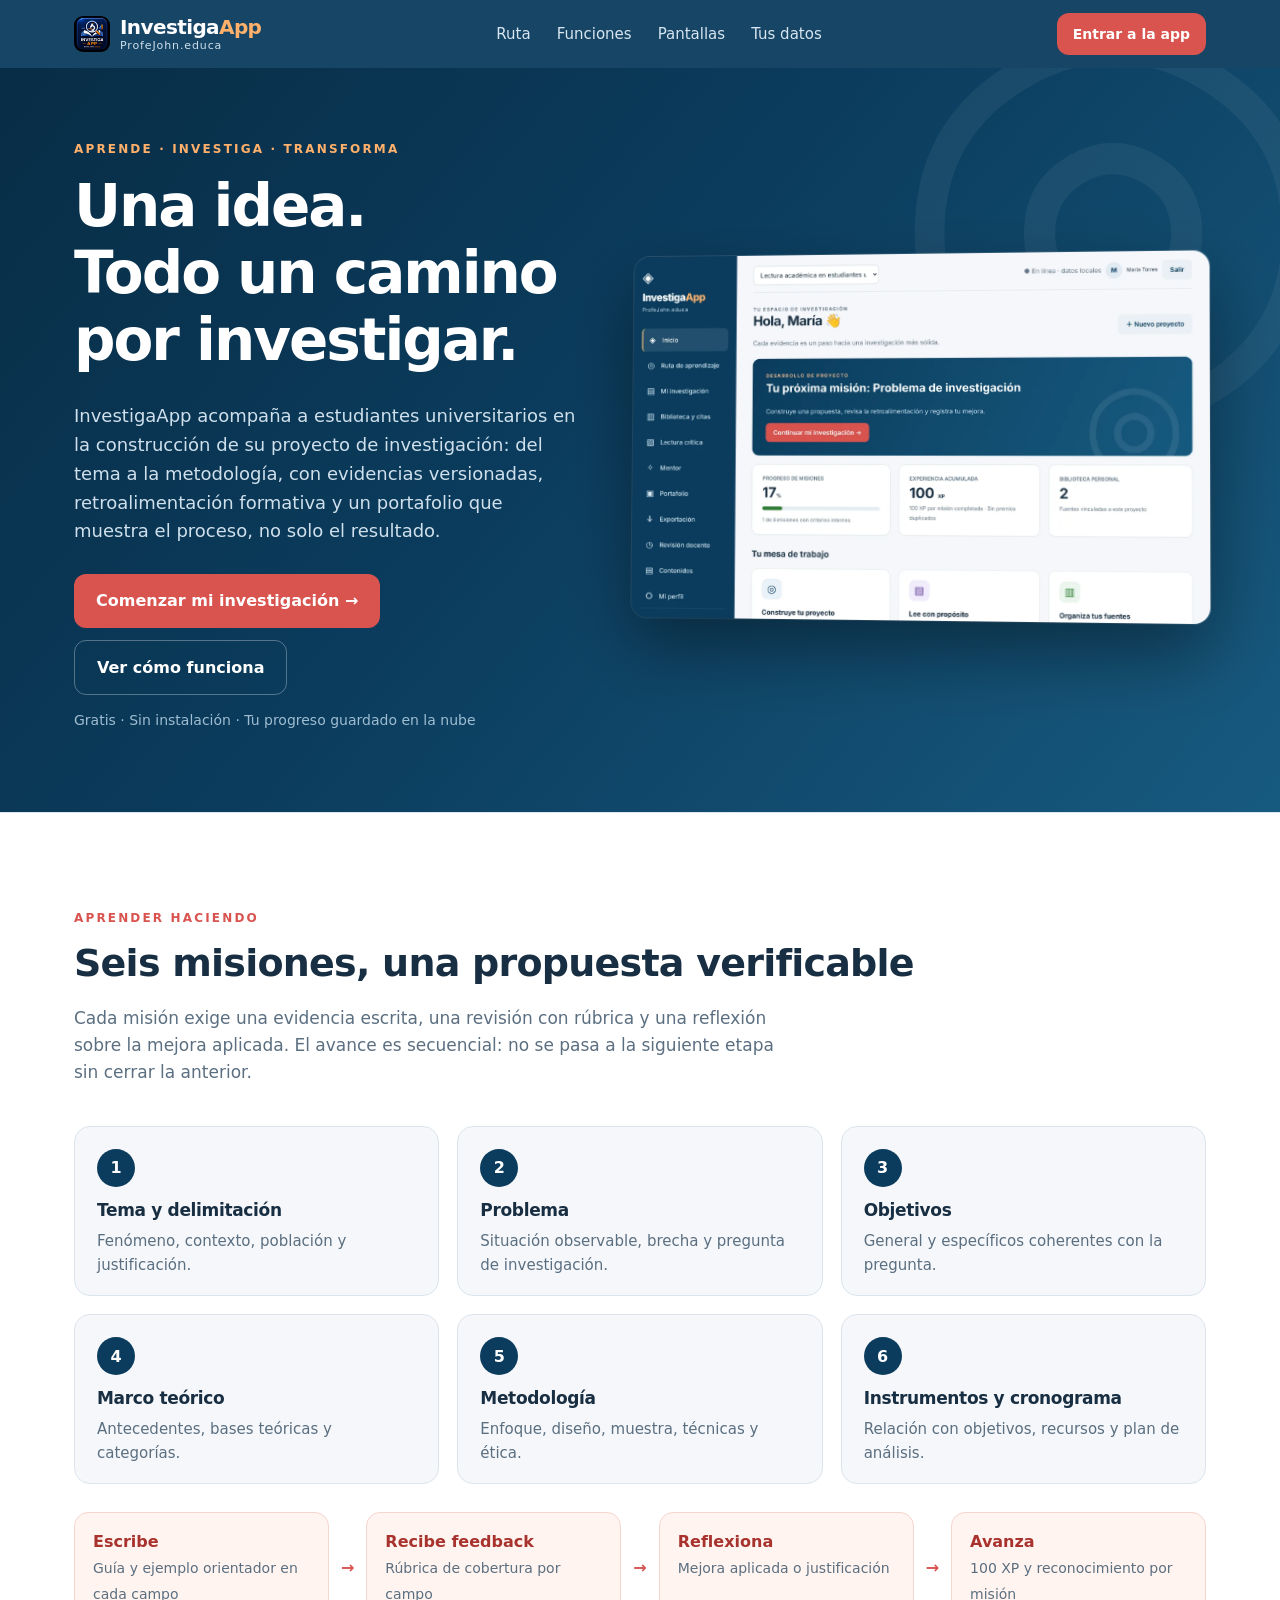
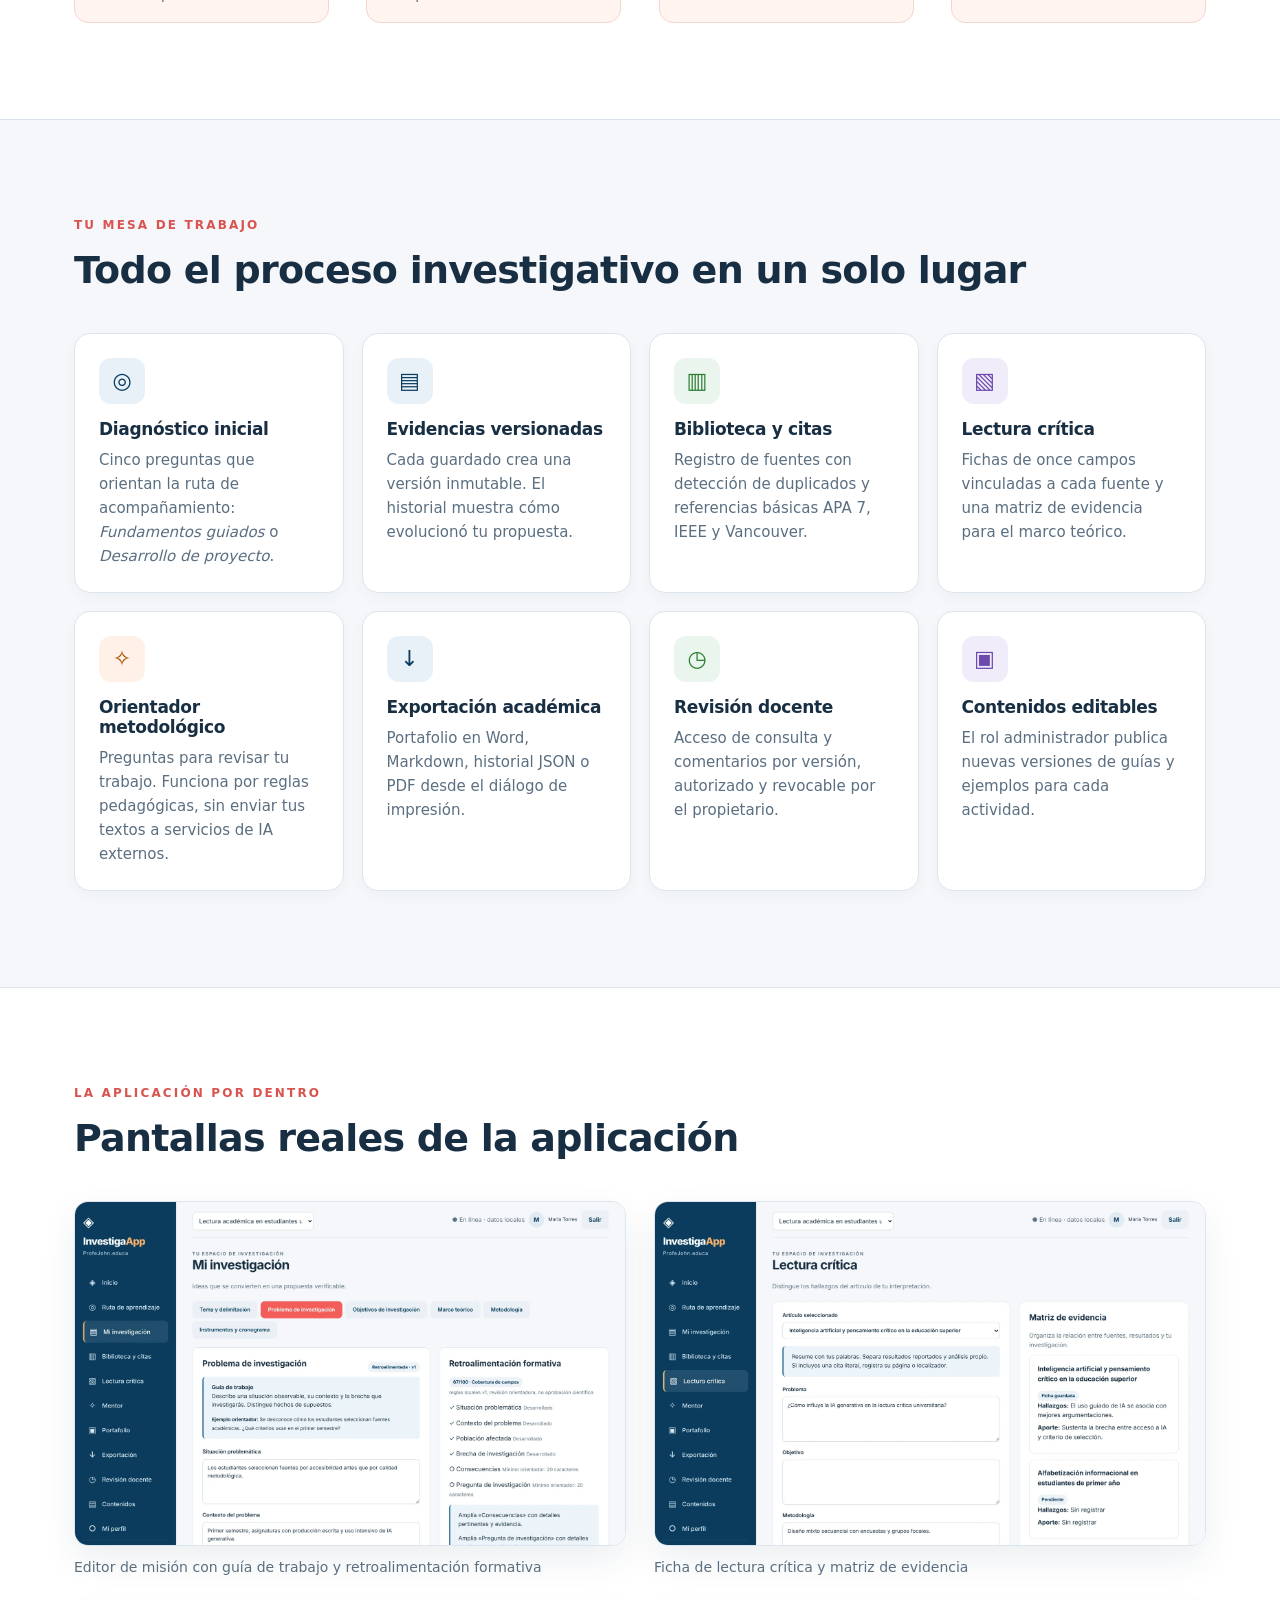
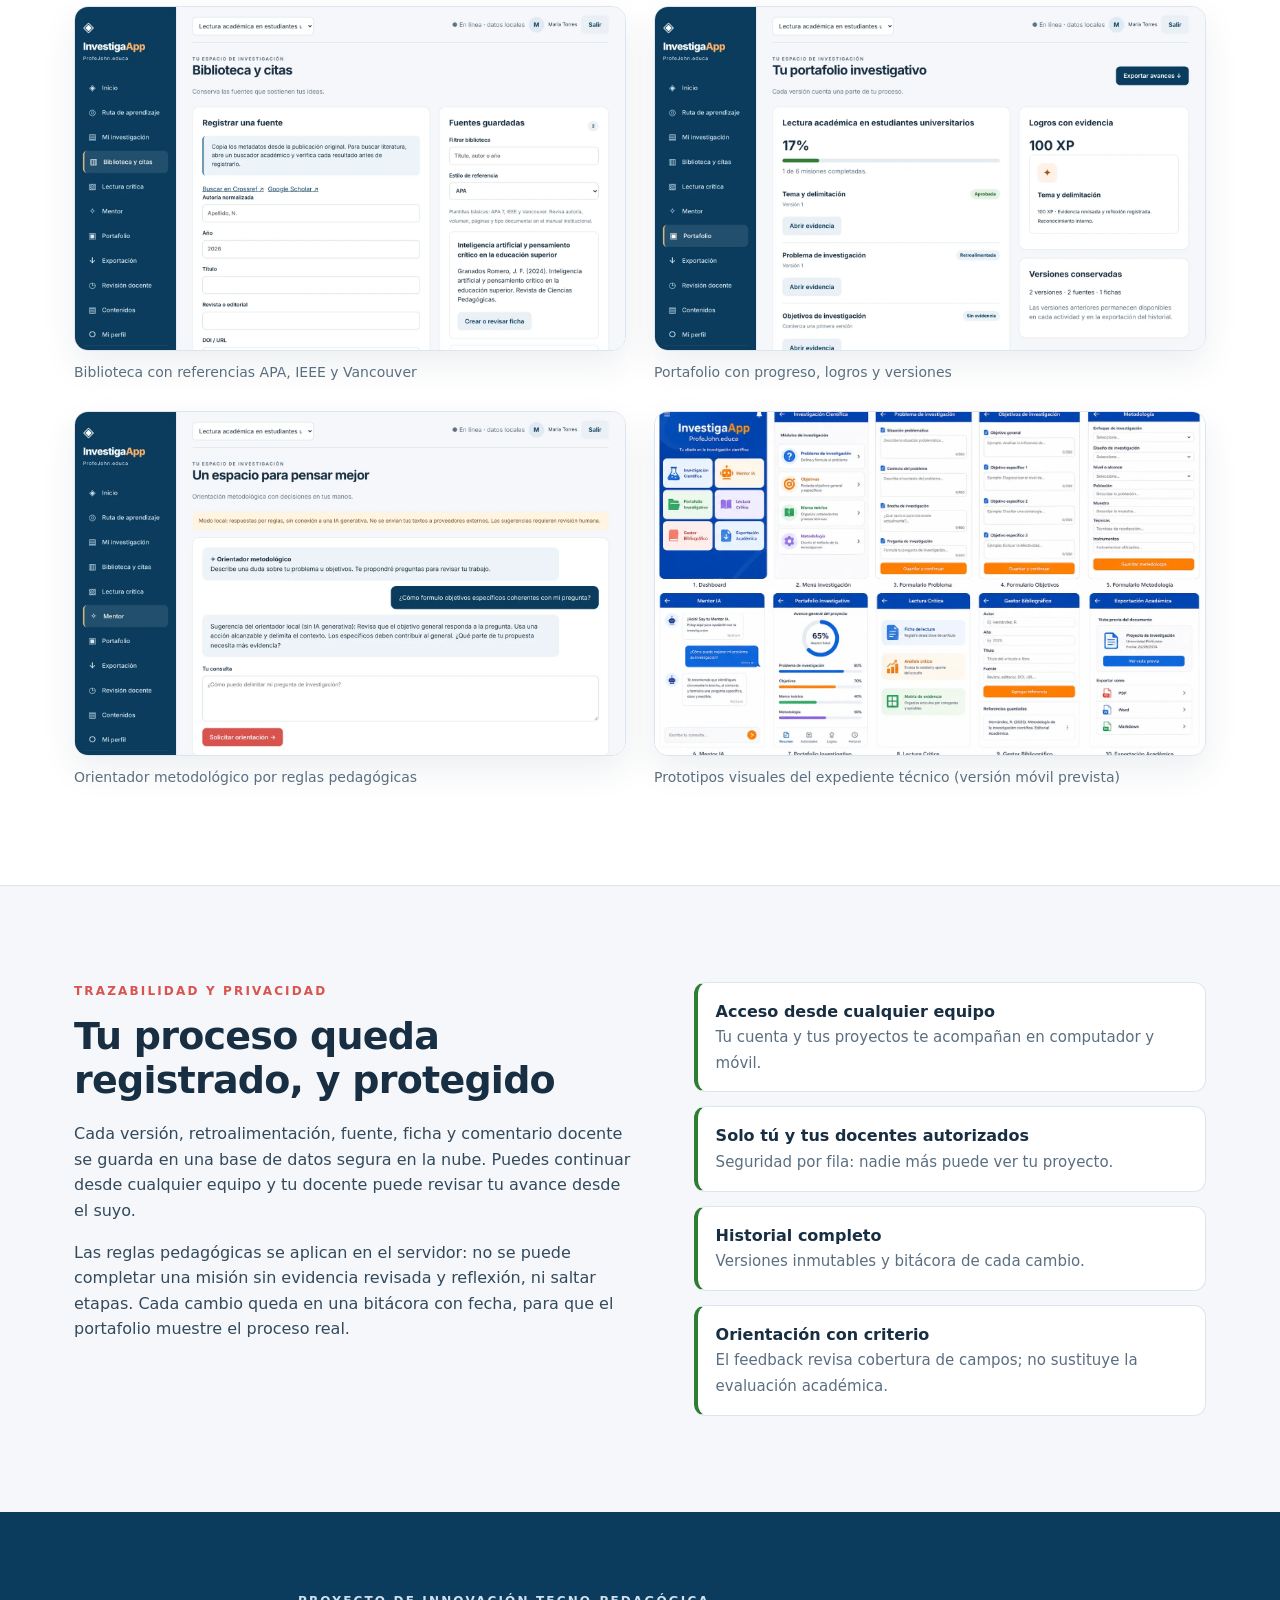
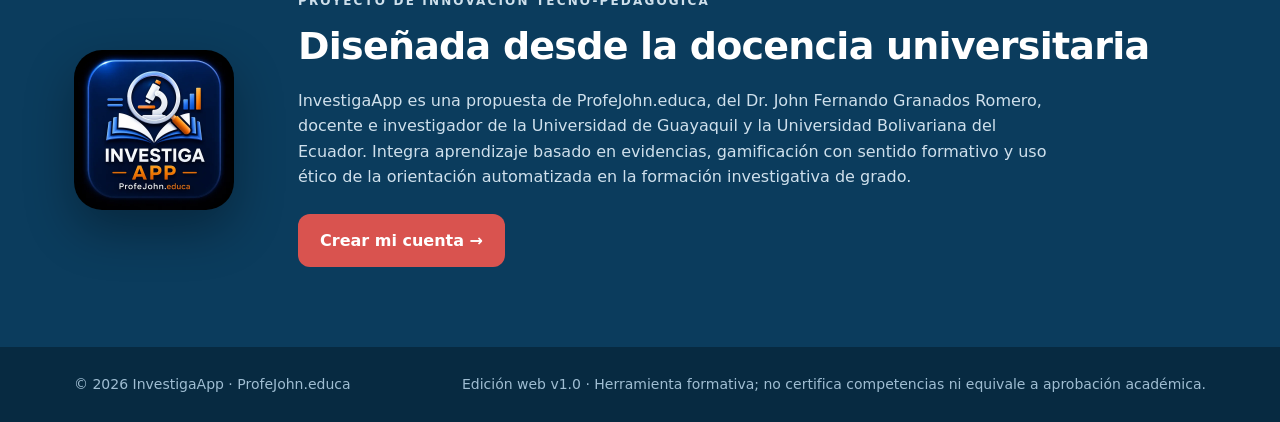
<file: index.html>
<!doctype html>
<html lang="es">
<head>
<meta charset="utf-8">
<meta name="viewport" content="width=device-width,initial-scale=1">
<title>InvestigaApp · ProfeJohn.educa</title>
<meta name="description" content="Ruta guiada para construir tu proyecto de investigación: seis misiones con evidencias versionadas, retroalimentación formativa, biblioteca, lectura crítica y portafolio exportable.">
<meta name="theme-color" content="#0B3C5D">
<meta property="og:title" content="InvestigaApp · ProfeJohn.educa">
<meta property="og:description" content="Aprende, construye y mejora tu proyecto de investigación paso a paso.">
<meta property="og:image" content="img/og.jpg">
<meta property="og:type" content="website">
<link rel="icon" href="img/icono-64.png">
<link rel="apple-touch-icon" href="img/icono-192.png">
<link rel="stylesheet" href="landing.css">
</head>
<body>
<header class="top">
  <div class="wrap top-in">
    <a class="brand" href="./"><img src="img/icono-64.png" alt="" width="36" height="36"><span>Investiga<b>App</b><small>ProfeJohn.educa</small></span></a>
    <nav aria-label="Secciones">
      <a href="#ruta">Ruta</a><a href="#funciones">Funciones</a><a href="#pantallas">Pantallas</a><a href="#datos">Tus datos</a>
    </nav>
    <a class="btn btn-accent btn-sm" href="app/">Entrar a la app</a>
  </div>
</header>

<main>
<section class="hero">
  <div class="wrap hero-in">
    <div class="hero-copy">
      <p class="eyebrow">Aprende · Investiga · Transforma</p>
      <h1>Una idea.<br>Todo un camino por investigar.</h1>
      <p class="lead">InvestigaApp acompaña a estudiantes universitarios en la construcción de su proyecto de investigación: del tema a la metodología, con evidencias versionadas, retroalimentación formativa y un portafolio que muestra el proceso, no solo el resultado.</p>
      <div class="cta">
        <a class="btn btn-accent" href="app/">Comenzar mi investigación →</a>
        <a class="btn btn-ghost" href="#ruta">Ver cómo funciona</a>
      </div>
      <p class="fine">Gratis · Sin instalación · Tu progreso guardado en la nube</p>
    </div>
    <figure class="hero-shot">
      <img src="img/dashboard.webp" alt="Panel de inicio de InvestigaApp con progreso de misiones, experiencia acumulada y biblioteca personal" width="1600" height="1012">
    </figure>
  </div>
</section>

<section id="ruta" class="band">
  <div class="wrap">
    <p class="eyebrow dark">Aprender haciendo</p>
    <h2>Seis misiones, una propuesta verificable</h2>
    <p class="sub">Cada misión exige una evidencia escrita, una revisión con rúbrica y una reflexión sobre la mejora aplicada. El avance es secuencial: no se pasa a la siguiente etapa sin cerrar la anterior.</p>
    <ol class="steps">
      <li><span>1</span><h3>Tema y delimitación</h3><p>Fenómeno, contexto, población y justificación.</p></li>
      <li><span>2</span><h3>Problema</h3><p>Situación observable, brecha y pregunta de investigación.</p></li>
      <li><span>3</span><h3>Objetivos</h3><p>General y específicos coherentes con la pregunta.</p></li>
      <li><span>4</span><h3>Marco teórico</h3><p>Antecedentes, bases teóricas y categorías.</p></li>
      <li><span>5</span><h3>Metodología</h3><p>Enfoque, diseño, muestra, técnicas y ética.</p></li>
      <li><span>6</span><h3>Instrumentos y cronograma</h3><p>Relación con objetivos, recursos y plan de análisis.</p></li>
    </ol>
    <div class="cycle">
      <div><b>Escribe</b><small>Guía y ejemplo orientador en cada campo</small></div><i aria-hidden="true">→</i>
      <div><b>Recibe feedback</b><small>Rúbrica de cobertura por campo</small></div><i aria-hidden="true">→</i>
      <div><b>Reflexiona</b><small>Mejora aplicada o justificación</small></div><i aria-hidden="true">→</i>
      <div><b>Avanza</b><small>100 XP y reconocimiento por misión</small></div>
    </div>
  </div>
</section>

<section id="funciones" class="wrap section">
  <p class="eyebrow dark">Tu mesa de trabajo</p>
  <h2>Todo el proceso investigativo en un solo lugar</h2>
  <div class="features">
    <article><div class="ic">◎</div><h3>Diagnóstico inicial</h3><p>Cinco preguntas que orientan la ruta de acompañamiento: <em>Fundamentos guiados</em> o <em>Desarrollo de proyecto</em>.</p></article>
    <article><div class="ic">▤</div><h3>Evidencias versionadas</h3><p>Cada guardado crea una versión inmutable. El historial muestra cómo evolucionó tu propuesta.</p></article>
    <article><div class="ic green">▥</div><h3>Biblioteca y citas</h3><p>Registro de fuentes con detección de duplicados y referencias básicas APA 7, IEEE y Vancouver.</p></article>
    <article><div class="ic purple">▧</div><h3>Lectura crítica</h3><p>Fichas de once campos vinculadas a cada fuente y una matriz de evidencia para el marco teórico.</p></article>
    <article><div class="ic warm">✧</div><h3>Orientador metodológico</h3><p>Preguntas para revisar tu trabajo. Funciona por reglas pedagógicas, sin enviar tus textos a servicios de IA externos.</p></article>
    <article><div class="ic">↓</div><h3>Exportación académica</h3><p>Portafolio en Word, Markdown, historial JSON o PDF desde el diálogo de impresión.</p></article>
    <article><div class="ic green">◷</div><h3>Revisión docente</h3><p>Acceso de consulta y comentarios por versión, autorizado y revocable por el propietario.</p></article>
    <article><div class="ic purple">▣</div><h3>Contenidos editables</h3><p>El rol administrador publica nuevas versiones de guías y ejemplos para cada actividad.</p></article>
  </div>
</section>

<section id="pantallas" class="band">
  <div class="wrap">
    <p class="eyebrow dark">La aplicación por dentro</p>
    <h2>Pantallas reales de la aplicación</h2>
    <div class="gallery">
      <figure><img src="img/editor.webp" alt="Editor de la misión Problema de investigación con guía, ejemplo y retroalimentación por campos" loading="lazy" width="1600" height="1012"><figcaption>Editor de misión con guía de trabajo y retroalimentación formativa</figcaption></figure>
      <figure><img src="img/lectura.webp" alt="Ficha de lectura crítica y matriz de evidencia" loading="lazy" width="1600" height="1012"><figcaption>Ficha de lectura crítica y matriz de evidencia</figcaption></figure>
      <figure><img src="img/biblioteca.webp" alt="Biblioteca con fuentes registradas y estilos de referencia" loading="lazy" width="1600" height="1012"><figcaption>Biblioteca con referencias APA, IEEE y Vancouver</figcaption></figure>
      <figure><img src="img/portafolio.webp" alt="Portafolio investigativo con progreso de misiones y logros" loading="lazy" width="1600" height="1012"><figcaption>Portafolio con progreso, logros y versiones</figcaption></figure>
      <figure><img src="img/mentor.webp" alt="Orientador metodológico respondiendo una consulta" loading="lazy" width="1600" height="1012"><figcaption>Orientador metodológico por reglas pedagógicas</figcaption></figure>
      <figure class="proto"><img src="img/prototipo-collage.webp" alt="Prototipos visuales de las pantallas móviles de InvestigaApp" loading="lazy" width="1400" height="933"><figcaption>Prototipos visuales del expediente técnico (versión móvil prevista)</figcaption></figure>
    </div>
  </div>
</section>

<section id="datos" class="wrap section split">
  <div>
    <p class="eyebrow dark">Trazabilidad y privacidad</p>
    <h2>Tu proceso queda registrado, y protegido</h2>
    <p>Cada versión, retroalimentación, fuente, ficha y comentario docente se guarda en una base de datos segura en la nube. Puedes continuar desde cualquier equipo y tu docente puede revisar tu avance desde el suyo.</p>
    <p>Las reglas pedagógicas se aplican en el servidor: no se puede completar una misión sin evidencia revisada y reflexión, ni saltar etapas. Cada cambio queda en una bitácora con fecha, para que el portafolio muestre el proceso real.</p>
  </div>
  <ul class="checks">
    <li><b>Acceso desde cualquier equipo</b><span>Tu cuenta y tus proyectos te acompañan en computador y móvil.</span></li>
    <li><b>Solo tú y tus docentes autorizados</b><span>Seguridad por fila: nadie más puede ver tu proyecto.</span></li>
    <li><b>Historial completo</b><span>Versiones inmutables y bitácora de cada cambio.</span></li>
    <li><b>Orientación con criterio</b><span>El feedback revisa cobertura de campos; no sustituye la evaluación académica.</span></li>
  </ul>
</section>

<section class="author">
  <div class="wrap author-in">
    <img src="img/logo.webp" alt="Logotipo de InvestigaApp" width="160" height="160" loading="lazy">
    <div>
      <p class="eyebrow">Proyecto de innovación tecno-pedagógica</p>
      <h2>Diseñada desde la docencia universitaria</h2>
      <p>InvestigaApp es una propuesta de ProfeJohn.educa, del Dr. John Fernando Granados Romero, docente e investigador de la Universidad de Guayaquil y la Universidad Bolivariana del Ecuador. Integra aprendizaje basado en evidencias, gamificación con sentido formativo y uso ético de la orientación automatizada en la formación investigativa de grado.</p>
      <a class="btn btn-accent" href="app/">Crear mi cuenta →</a>
    </div>
  </div>
</section>
</main>

<footer class="foot">
  <div class="wrap foot-in">
    <span>© 2026 InvestigaApp · ProfeJohn.educa</span>
    <span>Edición web v1.0 · Herramienta formativa; no certifica competencias ni equivale a aprobación académica.</span>
  </div>
</footer>
</body>
</html>
</file>
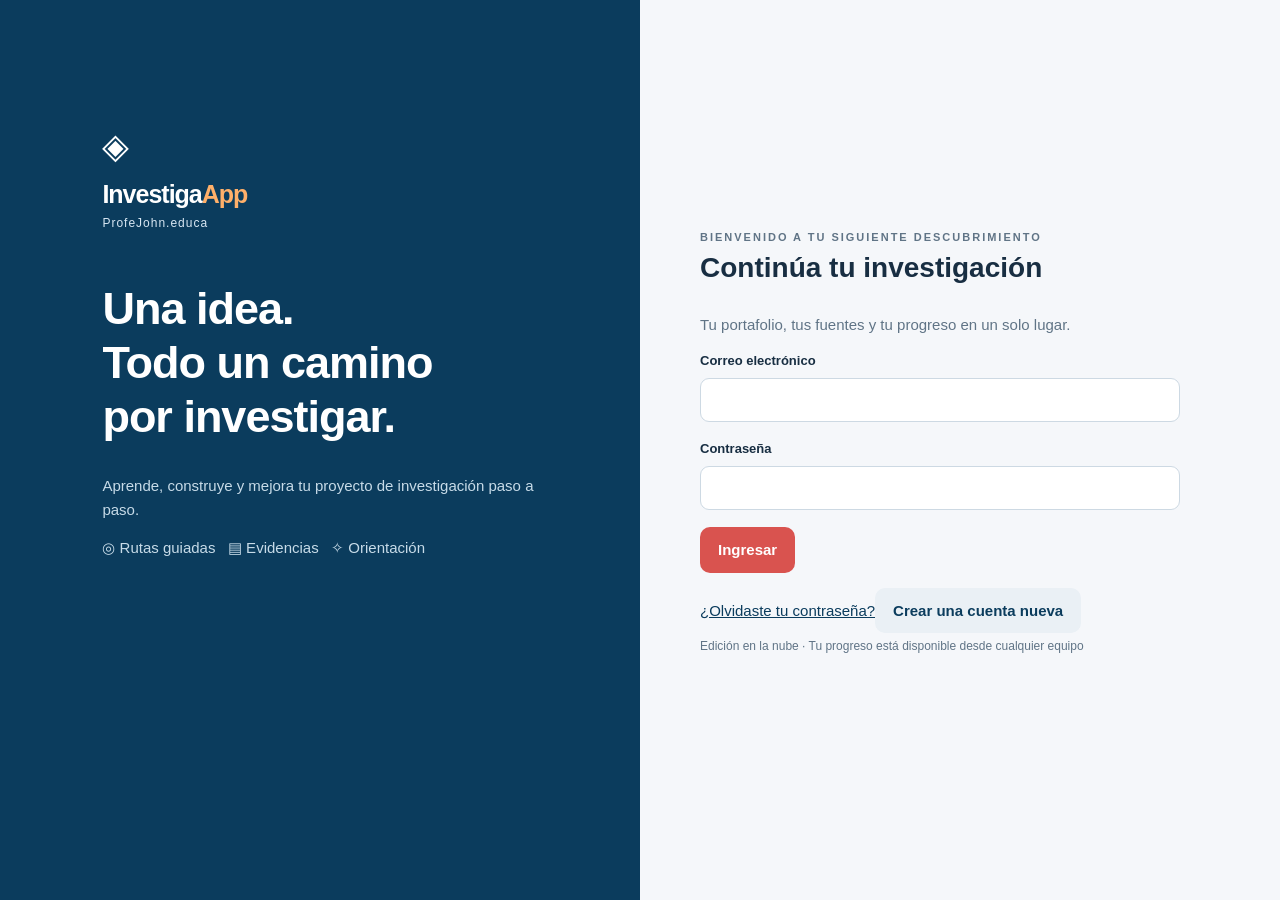
<file: app/index.html>
<!doctype html>
<html lang="es"><head><meta charset="utf-8"><meta name="viewport" content="width=device-width,initial-scale=1"><meta name="theme-color" content="#0B3C5D"><meta name="description" content="InvestigaApp · ProfeJohn.educa: ruta guiada para construir tu proyecto de investigación, con evidencias versionadas, biblioteca, lectura crítica y portafolio."><title>InvestigaApp · ProfeJohn.educa</title><link rel="icon" href="../img/icono-192.png"><link rel="stylesheet" href="style.css"><script defer src="supabase.min.js"></script><script defer src="config.js"></script><script defer src="documentos.js"></script><script defer src="supabaseapi.js"></script><script defer src="app.js"></script></head><body><div id="app"></div><div id="toast" role="status" aria-live="polite"></div><noscript>InvestigaApp necesita JavaScript activado.</noscript></body></html>
</file>
<file: landing.css>
:root{--blue:#0b3c5d;--blue2:#175a80;--accent:#d9534f;--amber:#ffb06a;--ink:#182e42;--muted:#5b6f81;--line:#dce5ed;--bg:#f5f7fa;--card:#fff}
*{box-sizing:border-box}
html{scroll-behavior:smooth}
body{margin:0;background:var(--bg);color:var(--ink);font:16px/1.6 'Segoe UI',system-ui,-apple-system,Roboto,Arial,sans-serif;-webkit-font-smoothing:antialiased}
img{max-width:100%;height:auto;display:block}
a{color:var(--blue)}
h1,h2,h3{line-height:1.15;margin:0 0 .5em;letter-spacing:-.02em}
h2{font-size:clamp(26px,3.4vw,38px)}
h3{font-size:17px}
p{margin:0 0 1em}
.wrap{max-width:1180px;margin:0 auto;padding:0 24px}
.eyebrow{text-transform:uppercase;font-size:12px;letter-spacing:.18em;font-weight:700;color:var(--amber);margin-bottom:14px}
.eyebrow.dark{color:var(--accent)}
.sub{color:var(--muted);max-width:720px;font-size:17px}
.btn{display:inline-flex;align-items:center;gap:8px;padding:14px 22px;border-radius:12px;font-weight:700;text-decoration:none;transition:transform .15s,filter .15s}
.btn:hover{transform:translateY(-1px);filter:brightness(1.08)}
.btn:focus-visible{outline:3px solid var(--amber);outline-offset:3px}
.btn-accent{background:var(--accent);color:#fff}
.btn-ghost{color:#fff;border:1px solid #ffffff4d}
.btn-sm{padding:10px 16px;font-size:14px}

.top{position:sticky;top:0;z-index:20;background:#0b3c5df2;backdrop-filter:blur(8px);color:#fff}
.top-in{display:flex;align-items:center;justify-content:space-between;gap:20px;height:68px}
.brand{display:flex;align-items:center;gap:10px;color:#fff;text-decoration:none}
.brand img{border-radius:9px}
.brand span{font-weight:800;font-size:20px;letter-spacing:-.03em;line-height:1}
.brand b{color:var(--amber)}
.brand small{display:block;font-size:11px;font-weight:400;letter-spacing:.08em;color:#cfe0ec;margin-top:3px}
.top nav{display:flex;gap:26px}
.top nav a{color:#d7e6f1;text-decoration:none;font-size:15px}
.top nav a:hover{color:#fff}

.hero{background:linear-gradient(130deg,#082d46 0%,var(--blue) 45%,var(--blue2) 100%);color:#fff;overflow:hidden;position:relative}
.hero:after{content:'◎';position:absolute;right:-60px;top:-140px;font-size:520px;line-height:1;opacity:.05;pointer-events:none}
.hero-in{display:grid;grid-template-columns:1fr 1.15fr;gap:48px;align-items:center;padding-top:72px;padding-bottom:80px;position:relative;z-index:1}
.hero h1{font-size:clamp(36px,5vw,58px);letter-spacing:-.035em}
.lead{color:#cfe0ec;font-size:18px;max-width:560px}
.cta{display:flex;gap:12px;flex-wrap:wrap;margin:28px 0 14px}
.fine{color:#9fbdd2;font-size:14px;margin:0}
.hero-shot{margin:0;border-radius:16px;overflow:hidden;box-shadow:0 30px 70px #0006,0 0 0 1px #ffffff1f;transform:perspective(1600px) rotateY(-6deg) rotateX(2deg)}

.section{padding:96px 24px}
.band{background:#fff;border-top:1px solid var(--line);border-bottom:1px solid var(--line);padding:96px 0}

.steps{list-style:none;padding:0;margin:40px 0 0;display:grid;grid-template-columns:repeat(3,1fr);gap:18px}
.steps li{background:var(--bg);border:1px solid var(--line);border-radius:16px;padding:22px 22px 18px;position:relative}
.steps span{display:grid;place-items:center;width:38px;height:38px;border-radius:50%;background:var(--blue);color:#fff;font-weight:800;margin-bottom:14px}
.steps p{color:var(--muted);margin:0;font-size:15px}
.cycle{display:flex;align-items:stretch;gap:12px;margin-top:28px;flex-wrap:wrap}
.cycle div{flex:1 1 180px;background:#fff4ef;border:1px solid #f6d5cf;border-radius:14px;padding:16px 18px}
.cycle b{display:block;color:#a8322e}
.cycle small{color:var(--muted);font-size:14px}
.cycle i{align-self:center;font-style:normal;color:var(--accent);font-weight:800}

.features{display:grid;grid-template-columns:repeat(4,1fr);gap:18px;margin-top:40px}
.features article{background:var(--card);border:1px solid var(--line);border-radius:16px;padding:24px;box-shadow:0 6px 18px #12334d08}
.features p{color:var(--muted);font-size:15px;margin:0}
.ic{display:grid;place-items:center;width:46px;height:46px;border-radius:12px;background:#e9f1f8;color:var(--blue);font-size:22px;margin-bottom:16px}
.ic.green{background:#eaf5ed;color:#2e7d32}.ic.purple{background:#f0ecfa;color:#6d4aac}.ic.warm{background:#fff1e7;color:#a95000}

.gallery{display:grid;grid-template-columns:repeat(2,1fr);gap:28px;margin-top:40px}
.gallery figure{margin:0}
.gallery img{border-radius:14px;border:1px solid var(--line);box-shadow:0 14px 34px #12334d14;aspect-ratio:16/10;object-fit:cover;object-position:top left;width:100%}
.gallery .proto img{object-position:center;background:#eef3f7}
.gallery figcaption{font-size:14px;color:var(--muted);margin-top:10px}

.split{display:grid;grid-template-columns:1.1fr 1fr;gap:56px;align-items:start}
.split p{color:#33495c}
.checks{list-style:none;margin:0;padding:0;display:grid;gap:14px}
.checks li{background:#fff;border:1px solid var(--line);border-left:4px solid #2e7d32;border-radius:12px;padding:16px 18px}
.checks b{display:block}
.checks span{color:var(--muted);font-size:15px}

.author{background:var(--blue);color:#fff;padding:80px 0}
.author-in{display:grid;grid-template-columns:180px 1fr;gap:44px;align-items:center}
.author img{border-radius:28px;box-shadow:0 20px 50px #0005}
.author p{color:#cfe0ec;max-width:760px}
.author .btn{margin-top:8px}

.foot{background:#072a41;color:#9fbdd2;font-size:14px;padding:26px 0}
.foot-in{display:flex;justify-content:space-between;gap:20px;flex-wrap:wrap}

@media (max-width:1000px){
  .hero-in{grid-template-columns:1fr;padding-top:48px}
  .hero-shot{transform:none}
  .features{grid-template-columns:repeat(2,1fr)}
  .steps{grid-template-columns:repeat(2,1fr)}
  .split{grid-template-columns:1fr;gap:28px}
  .top nav{display:none}
}
@media (max-width:640px){
  .wrap{padding:0 16px}
  .section{padding:64px 16px}
  .band{padding:64px 0}
  .steps,.features,.gallery{grid-template-columns:1fr}
  .cycle i{display:none}
  .author-in{grid-template-columns:1fr;gap:24px}
  .author img{width:120px}
  .brand small{display:none}
  .lead{font-size:16px}
}
@media (prefers-reduced-motion:reduce){html{scroll-behavior:auto}.btn{transition:none}}
</file>
<file: app/style.css>
:root{--blue:#0b3c5d;--accent:#d9534f;--ink:#182e42;--muted:#607486;--line:#dce5ed;--bg:#f5f7fa;--green:#2e7d32}*{box-sizing:border-box}body{margin:0;background:var(--bg);color:var(--ink);font:15px/1.55 'Segoe UI',Arial,sans-serif}button,input,select,textarea{font:inherit}button,a,input,textarea,select{outline-offset:4px}button{cursor:pointer;border:0;border-radius:10px;padding:11px 18px;background:var(--blue);color:white;font-weight:600}button:hover{filter:brightness(1.12)}button:disabled{opacity:.55;cursor:not-allowed}button.secondary{background:#eaf0f5;color:var(--blue)}button.accent{background:var(--accent)}a{color:var(--blue)}h1,h2,h3,p{margin-top:0}h1{font-size:32px;letter-spacing:-1px;line-height:1.2}h2{font-size:20px}h3{font-size:16px}.muted{color:var(--muted)}.eyebrow{text-transform:uppercase;font-size:11px;letter-spacing:2px;font-weight:700;color:var(--muted)}.shell{display:grid;grid-template-columns:250px minmax(0,1fr);min-height:100vh}aside{background:var(--blue);color:#fff;padding:32px 20px;position:sticky;top:0;height:100vh;display:flex;flex-direction:column}.brand{font-size:25px;font-weight:800;letter-spacing:-1px}.brand span{color:#ffb06a}.brand small{font-size:12px;font-weight:400;display:block;letter-spacing:1px;color:#d8e7f3}.brand-icon{font-size:35px;line-height:1;margin-bottom:12px}nav{display:grid;gap:6px;margin-top:36px}nav button{text-align:left;background:none;color:#d7e6f1;font-weight:500;display:flex;align-items:center;gap:13px;padding:12px}nav button.active{background:#ffffff18;color:#fff;border-left:3px solid #ffb06a}nav button span{width:22px;text-align:center;font-size:20px}.aside-bottom{margin-top:auto;border-top:1px solid #ffffff24;padding-top:20px;font-size:12px;color:#b7cfdf}main{min-width:0;padding:0 40px 44px}.topbar{height:88px;display:flex;align-items:center;justify-content:space-between;border-bottom:1px solid var(--line);margin-bottom:32px;gap:16px}.topbar select{max-width:300px}.user{display:flex;align-items:center;gap:10px}.avatar{background:#e0eaf2;color:var(--blue);width:38px;height:38px;border-radius:50%;display:grid;place-items:center;font-weight:bold}.heading{display:flex;justify-content:space-between;align-items:center;gap:18px;margin-bottom:26px}.heading p{margin:10px 0 0}.grid{display:grid;grid-template-columns:repeat(3,minmax(0,1fr));gap:20px}.cols{display:grid;grid-template-columns:1.4fr 1fr;gap:22px}.card{background:white;border:1px solid var(--line);border-radius:16px;padding:24px;margin-bottom:20px;box-shadow:0 5px 16px #12334d03}.grid .card{margin-bottom:0}.hero{background:linear-gradient(115deg,#0b3c5d,#175a80);color:#fff;position:relative;overflow:hidden;border:0;padding:32px}.hero:after{content:'◎';position:absolute;right:15px;top:-60px;font-size:270px;opacity:.08;pointer-events:none}.hero p{color:#cee0ee;max-width:560px}.hero .eyebrow{color:#ffbc8c}.hero h2{font-size:27px}.stat{font-size:33px;font-weight:700;line-height:1.4}.label{font-size:12px;font-weight:600;color:var(--muted)}.icon{display:grid;place-items:center;background:#e9f1f8;color:var(--blue);border-radius:13px;width:48px;height:48px;font-size:25px;margin-bottom:18px}.warm{background:#fff1e7;color:#a95000}.purple{background:#f0ecfa;color:#6d4aac}.green{background:#eaf5ed;color:var(--green)}.actions{display:flex;gap:10px;flex-wrap:wrap;margin-top:20px}.pill{display:inline-block;border-radius:20px;padding:4px 10px;font-size:11px;font-weight:700;background:#edf2f7;color:var(--blue)}.pill.done{background:#e6f3e7;color:#226228}.pill.warn{background:#fff1dd;color:#825000}progress{width:100%;height:9px;accent-color:#24835a;border:0;border-radius:8px}.row{display:flex;align-items:center;justify-content:space-between;gap:16px}.mission{padding:18px 0;border-bottom:1px solid var(--line)}.mission:last-child{border:0}.mission h3{margin:0}.mission p{margin:3px 0 0;font-size:13px}.number{flex:0 0 40px;width:40px;height:40px;border-radius:50%;background:#edf2f7;display:grid;place-items:center;font-weight:bold;color:var(--blue)}label{display:block;font-weight:600;font-size:13px;margin:0 0 17px}input,select,textarea{display:block;width:100%;margin-top:7px;border:1px solid #cdd9e3;border-radius:9px;padding:11px 12px;background:#fff;color:var(--ink)}textarea{min-height:112px;resize:vertical;font-weight:400}input[type=checkbox],input[type=radio]{display:inline;width:auto;margin-right:9px}small{font-size:12px}.guide{background:#edf4fa;border-left:3px solid #2c6d98;padding:16px 20px;border-radius:8px;margin-bottom:22px;font-size:14px}.guide p:last-child{margin-bottom:0}.notice{padding:13px 16px;background:#fff4e3;border-radius:10px;color:#77521e;font-size:13px;margin-bottom:18px}.error{color:#a52323}.tabs{display:flex;gap:8px;flex-wrap:wrap;margin-bottom:22px}.tabs button{font-size:13px}.tabs .active{background:var(--accent);color:white}.empty{text-align:center;padding:44px 24px}.empty .icon{margin:0 auto 20px}.source{padding:20px;border:1px solid var(--line);border-radius:12px;margin-bottom:15px}.source p{margin-bottom:8px;white-space:pre-wrap}.chat{display:flex;flex-direction:column;gap:14px;max-height:470px;overflow-y:auto;margin-bottom:20px}.bubble{padding:17px 20px;border-radius:13px;background:#edf3f8;max-width:90%;white-space:pre-wrap}.bubble.mine{align-self:flex-end;background:var(--blue);color:white}.auth{display:grid;grid-template-columns:1fr 1fr;min-height:100vh}.auth-intro{padding:10vw 8vw;background:var(--blue);color:white}.auth-intro h1{font-size:45px;margin-top:50px}.auth-intro p{color:#c7dbe8}.auth-form{padding:60px;align-self:center;max-width:600px;width:100%}.auth-form h2{font-size:28px}.check{font-weight:400}.check input{margin-top:0}#toast{position:fixed;bottom:24px;left:50%;transform:translateX(-50%);background:#183e54;color:#fff;padding:14px 22px;border-radius:12px;box-shadow:0 8px 25px #0002;z-index:10;max-width:90vw;display:none}#toast.show{display:block}pre{white-space:pre-wrap;overflow-wrap:anywhere;font:13px/1.5 Consolas,monospace}.preview{white-space:pre-wrap;font-family:Georgia,serif}.print-only{display:none}details{border-top:1px solid var(--line);padding:12px 0}summary{cursor:pointer;font-size:13px;font-weight:600}.offline{color:#a52323}.sr-only{position:absolute;width:1px;height:1px;overflow:hidden;clip:rect(0,0,0,0)}@media(max-width:1100px){.grid{grid-template-columns:repeat(2,minmax(0,1fr))}.cols{grid-template-columns:1fr}main{padding:0 24px 30px}.shell{grid-template-columns:215px 1fr}}@media(max-width:720px){.shell{display:block}aside{position:static;height:auto;padding:18px}.brand-icon,.aside-bottom{display:none}nav{display:flex;overflow:auto;margin-top:16px;gap:4px}nav button{white-space:nowrap;font-size:12px;padding:8px}nav button span{display:none}main{padding:0 18px 30px}.topbar{height:auto;min-height:78px;flex-wrap:wrap;padding:14px 0;margin-bottom:22px}.topbar select{max-width:100%}.user small{display:none}.heading{align-items:flex-start;flex-direction:column}h1{font-size:27px}.grid{grid-template-columns:1fr 1fr;gap:12px}.grid .card{padding:18px}.card{padding:20px}.auth{display:block}.auth-intro{padding:28px}.auth-intro h1{font-size:30px;margin-top:28px}.auth-form{padding:30px}.hero{padding:24px}.hero h2{font-size:24px}}@media print{aside,.topbar,.heading,.tabs,.actions,button,#toast,.no-print{display:none!important}.shell{display:block}main{padding:0}.card{border:0;box-shadow:none}.print-only{display:block}.preview{font-size:12pt}.grid,.cols{display:block}}

aside{overflow-y:auto}.section-title{margin:30px 0 18px}fieldset{border:1px solid var(--line);border-radius:10px;margin:0 0 20px;padding:16px}legend{font-weight:600;padding:0 6px}progress{display:block;margin:10px 0}progress::-webkit-progress-bar{background:#e5edf3;border-radius:8px}progress::-webkit-progress-value{background:#2e7d32;border-radius:8px}

.aside-link{display:inline-block;margin-top:10px;color:#ffcfa6;text-decoration:none;font-weight:600}.aside-link:hover{text-decoration:underline}
.file-btn{display:inline-flex;align-items:center;margin:0;cursor:pointer;border-radius:10px;padding:11px 18px;background:#eaf0f5;color:var(--blue);font-weight:600;font-size:15px}.file-btn input{position:absolute;width:1px;height:1px;opacity:0}.file-btn:focus-within{outline:2px solid var(--blue);outline-offset:4px}
button.danger{background:#fff;color:#b52b27;border:1px solid #e3a9a7}
button.danger:hover{background:#fdf0ef;filter:none}
.rubric{list-style:none;padding:0;margin:14px 0}.rubric li{display:flex;gap:10px;padding:8px 0;border-bottom:1px solid var(--line)}.rubric li>span{font-weight:700;width:18px;flex:none}.rubric li.met>span{color:var(--green)}.rubric li.unmet>span{color:var(--accent)}.rubric li.unmet small{color:#8a3a37}
.chips{display:flex;flex-wrap:wrap;gap:8px;margin:4px 0 14px}
button.chip{background:#fff;color:var(--blue);border:1px solid var(--line);border-radius:999px;padding:7px 13px;font-size:13px;font-weight:500}
button.chip:hover{background:#eaf0f5;filter:none}
.modal{position:fixed;inset:0;background:#0b3c5dcc;display:flex;align-items:center;justify-content:center;padding:20px;z-index:50}
.modal .card{max-width:520px;width:100%;margin:0}
.recovery-code{font-family:ui-monospace,Consolas,monospace;font-size:26px;font-weight:700;letter-spacing:2px;text-align:center;background:#f5f7fa;border:2px dashed var(--line);border-radius:12px;padding:16px;color:var(--blue);user-select:all}
button.link{background:none;color:var(--blue);padding:6px 0;text-decoration:underline;font-weight:500}
.notice.row{display:flex;align-items:center;justify-content:space-between;gap:14px;flex-wrap:wrap}
.grid.four{grid-template-columns:repeat(4,minmax(0,1fr))}
@media(max-width:1100px){.grid.four{grid-template-columns:repeat(2,minmax(0,1fr))}}
.filters{align-items:flex-end;margin-bottom:8px}.filters label{flex:1;min-width:220px}
.table-wrap{overflow-x:auto}
table.teacher{width:100%;border-collapse:collapse;font-size:14px}
table.teacher th{text-align:left;font-size:11px;letter-spacing:.06em;text-transform:uppercase;color:var(--muted);padding:10px 8px;border-bottom:2px solid var(--line)}
table.teacher td{padding:12px 8px;border-bottom:1px solid var(--line);vertical-align:top}
table.teacher progress{display:block;width:90px;margin:4px 0}
.dots{display:flex;gap:4px}
.dot{display:inline-flex;align-items:center;justify-content:center;width:24px;height:24px;border-radius:50%;font-size:11px;font-weight:700;border:2px solid transparent}
.dot.done{background:#e6f3e7;color:#226228}.dot.fb{background:#e3eef8;color:var(--blue)}.dot.prog{background:#fff1dd;color:#825000}.dot.none{background:#f0f2f5;color:#9aa8b5}
.dot.pending{border-color:#e8912d}
.legend .dot{width:20px;height:20px;margin:0 2px 0 10px;vertical-align:middle}
small.idle{color:#b52b27;font-weight:600}
table.teacher button{white-space:nowrap}
</file>
